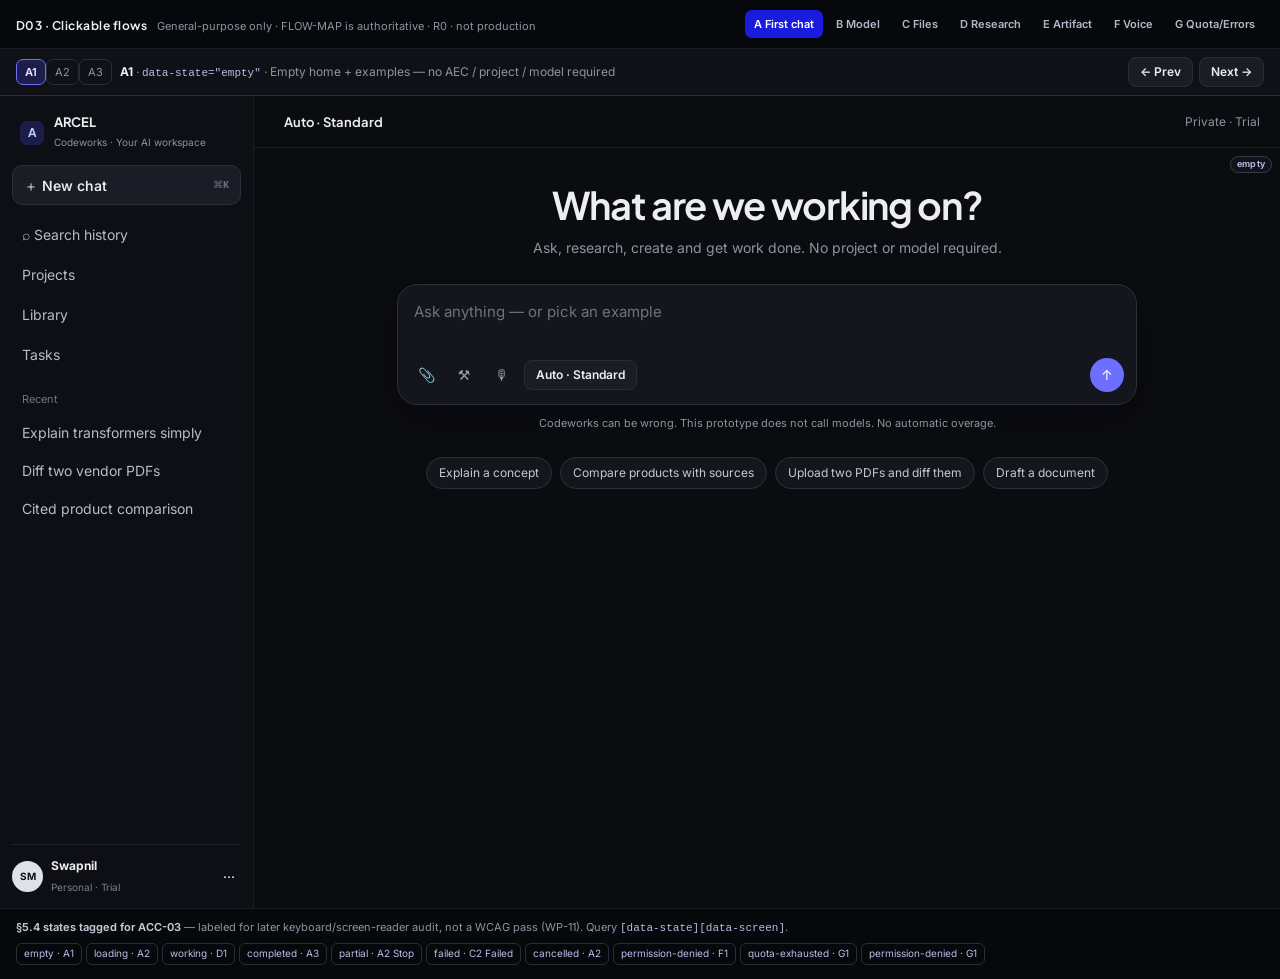
<file: docs/flows/prototype/index.html>
<!doctype html>
<html lang="en">
<head>
  <meta charset="UTF-8" />
  <meta name="viewport" content="width=device-width, initial-scale=1.0" />
  <meta name="color-scheme" content="dark" />
  <title>ARCEL Codeworks — D03 clickable flows</title>
  <link rel="preconnect" href="https://fonts.googleapis.com" />
  <link rel="preconnect" href="https://fonts.gstatic.com" crossorigin />
  <link href="https://fonts.googleapis.com/css2?family=Inter:wght@400;500;600&family=Plus+Jakarta+Sans:wght@560;650;700&display=swap" rel="stylesheet" />
  <style>
    :root {
      --bg: #0b0c10;
      --sidebar: #0e0f14;
      --surface: #15161d;
      --elev: #1b1c25;
      --line: #2a2c36;
      --ink: #eceef3;
      --muted: #8d93a3;
      --blue: #6d6fff;
      --blue-deep: #191bdf;
      --pale: #1c1d4a;
      --warn: #f0c36a;
      --warn-bg: #2a2110;
      --danger: #f0a0a0;
      --danger-bg: #2a1518;
      --ok: #8ee0b0;
      --ok-bg: #12301f;
      --radius: 14px;
    }
    * { box-sizing: border-box; }
    html, body { margin: 0; min-height: 100%; background: var(--bg); color: var(--ink); font: 14px/1.5 Inter, system-ui, sans-serif; }
    button, textarea, input { color: inherit; font: inherit; }
    button { border: 0; background: none; cursor: pointer; }
    button:focus-visible, textarea:focus-visible, input:focus-visible { outline: 2px solid rgba(109, 111, 255, .7); outline-offset: 2px; }
    [hidden] { display: none !important; }
    code { font-size: 11px; color: #b8bce8; }

    .proto {
      position: sticky; top: 0; z-index: 40;
      display: grid; grid-template-columns: 1fr auto; gap: 12px; align-items: center;
      padding: 10px 16px; background: #07080c; border-bottom: 1px solid #1c1d24;
    }
    .proto b { font: 650 12px "Plus Jakarta Sans", sans-serif; letter-spacing: .04em; }
    .proto span { color: var(--muted); font-size: 11px; margin-left: 10px; }
    .flows { display: flex; flex-wrap: wrap; gap: 4px; }
    .flows button { height: 28px; padding: 0 9px; border-radius: 7px; color: #b4b8c6; font-size: 11px; font-weight: 600; }
    .flows button:hover { background: #1c1d27; color: #fff; }
    .flows button.active { background: var(--blue-deep); color: #fff; }
    .screen-row {
      display: flex; flex-wrap: wrap; align-items: center; gap: 8px;
      padding: 8px 16px; background: #101117; border-bottom: 1px solid var(--line);
    }
    .chips button {
      height: 26px; padding: 0 8px; border: 1px solid var(--line); border-radius: 7px;
      font-size: 11px; color: var(--muted);
    }
    .chips button.active { border-color: var(--blue); background: var(--pale); color: #dfe0ff; font-weight: 650; }
    .screen-meta { flex: 1; color: var(--muted); font-size: 12px; }
    .screen-meta strong { color: var(--ink); }
    .ghost, .primary, .nav-btns button {
      height: 30px; padding: 0 11px; border-radius: 8px; font-size: 12px; font-weight: 600;
    }
    .ghost, .nav-btns button { border: 1px solid var(--line); background: var(--elev); color: var(--ink); }
    .ghost:hover, .nav-btns button:hover { border-color: #45475a; }
    .primary { background: var(--blue); color: #fff; }
    .primary:hover { background: #5a5cf0; }
    .nav-btns { display: flex; gap: 6px; }

    .app { min-height: calc(100vh - 88px); display: grid; grid-template-columns: 254px minmax(0, 1fr); }
    .sidebar {
      display: flex; flex-direction: column; padding: 16px 12px 12px;
      background: var(--sidebar); border-right: 1px solid #1c1d24;
    }
    .brand { display: flex; align-items: center; gap: 10px; padding: 2px 8px 14px; }
    .brand-mark {
      width: 24px; height: 24px; border-radius: 7px; background: var(--pale); color: #c9caff;
      display: grid; place-items: center; font: 700 12px "Plus Jakarta Sans", sans-serif;
    }
    .brand strong { display: block; font: 700 13px "Plus Jakarta Sans", sans-serif; letter-spacing: -.02em; }
    .brand small { color: var(--muted); font-size: 10px; }
    .new-chat {
      margin: 0 0 10px; height: 40px; border: 1px solid #2c2e3a; border-radius: 10px;
      background: var(--elev); display: flex; align-items: center; gap: 10px; padding: 0 11px;
      text-align: left; font-weight: 560;
    }
    .new-chat:hover { border-color: #45475a; }
    .new-chat kbd { margin-left: auto; color: #6d7280; font-size: 10px; }
    .nav { display: grid; gap: 2px; }
    .nav button, .recent button {
      width: 100%; height: 38px; border-radius: 9px; display: flex; align-items: center; gap: 10px;
      padding: 0 10px; color: #b7bcc8; text-align: left;
    }
    .nav button:hover, .nav button.active, .recent button:hover { background: #1a1b24; color: #fff; }
    .nav button.active { font-weight: 650; }
    .section { margin-top: 18px; }
    .section > p { margin: 0 0 6px; padding: 0 10px; color: #6f7482; font-size: 11px; }
    .account {
      margin-top: auto; padding-top: 12px; border-top: 1px solid #22232c;
      display: grid; grid-template-columns: 31px 1fr auto; gap: 8px; align-items: center;
    }
    .avatar { width: 31px; height: 31px; border-radius: 50%; display: grid; place-items: center; background: #dfe1ea; color: #111; font-size: 10px; font-weight: 700; }
    .account strong { display: block; font-size: 12px; }
    .account small { color: #7c8190; font-size: 10px; }
    .acct-pop {
      position: absolute; left: 0; bottom: 36px; width: 210px; padding: 6px;
      border: 1px solid var(--line); border-radius: 12px; background: var(--elev);
      box-shadow: 0 18px 40px rgba(0,0,0,.45); z-index: 20;
    }
    .acct-menu { position: relative; }
    .acct-pop button { width: 100%; height: 36px; border-radius: 8px; padding: 0 10px; text-align: left; }
    .acct-pop button:hover { background: #242533; }

    .workspace { min-width: 0; display: grid; grid-template-rows: auto 1fr auto; background: var(--bg); }
    .workspace.split { grid-template-columns: minmax(0, 1fr) minmax(280px, 40%); }
    .workspace.split .thread-wrap, .workspace.split .composer-dock { grid-column: 1; }
    .workspace.split .panel { grid-column: 2; grid-row: 1 / span 3; }
    .topbar {
      height: 52px; display: flex; align-items: center; justify-content: space-between;
      padding: 0 20px; border-bottom: 1px solid #1c1d24;
    }
    .intel { height: 34px; padding: 0 10px; border-radius: 8px; font: 650 13px "Plus Jakarta Sans", sans-serif; }
    .intel:hover { background: #1a1b24; }
    .stage { min-height: 0; overflow: auto; }
    #screenRoot { min-height: 100%; display: block; }

    .home { min-height: 100%; display: grid; place-items: center; padding: 36px 24px; }
    .welcome { width: min(740px, 100%); text-align: center; }
    .welcome h1 { margin: 0; font: 650 clamp(28px, 4vw, 38px)/1.12 "Plus Jakarta Sans", sans-serif; letter-spacing: -.035em; }
    .welcome > p { margin: 10px 0 26px; color: var(--muted); }
    .suggestions { margin-top: 16px; display: flex; justify-content: center; flex-wrap: wrap; gap: 8px; }
    .suggestions button {
      height: 32px; padding: 0 12px; border: 1px solid #2d2f3a; border-radius: 99px;
      color: #c5c8d4; background: var(--surface); font-size: 12px;
    }
    .suggestions button:hover { border-color: #4a4d5c; color: #fff; }

    .thread-wrap { padding: 24px 24px 12px; }
    .thread { width: min(760px, 100%); margin: 0 auto; display: grid; gap: 22px; }
    .msg-user { display: flex; justify-content: flex-end; }
    .msg-user > div { max-width: 78%; padding: 11px 15px; border-radius: 18px 18px 4px 18px; background: #232430; }
    .msg-ai { display: grid; grid-template-columns: 29px 1fr; gap: 12px; }
    .mark {
      width: 29px; height: 29px; border-radius: 8px; display: grid; place-items: center;
      background: var(--pale); color: #cfd0ff; font: 700 11px "Plus Jakarta Sans", sans-serif;
    }
    .actions { display: flex; flex-wrap: wrap; gap: 6px; margin-top: 12px; }
    .actions button { height: 28px; padding: 0 8px; border-radius: 7px; color: #a7adbb; font-size: 11px; }
    .actions button:hover { background: #22232d; color: #fff; }
    .sources { display: flex; gap: 7px; margin-top: 12px; flex-wrap: wrap; }
    .sources button {
      max-width: 230px; height: 34px; border: 1px solid var(--line); border-radius: 9px;
      display: flex; align-items: center; gap: 7px; padding: 0 9px; font-size: 11px; background: var(--elev);
    }
    .sources b { width: 17px; height: 17px; border-radius: 5px; display: grid; place-items: center; background: var(--pale); color: #cfd0ff; font-size: 9px; }
    .thinking { display: flex; gap: 5px; align-items: center; height: 28px; }
    .thinking i { width: 5px; height: 5px; border-radius: 50%; background: #8b90a0; animation: pulse 1.2s infinite; }
    .thinking i:nth-child(2) { animation-delay: .15s; }

    .composer-dock { padding: 8px 24px 18px; }
    .composer {
      width: min(760px, 100%); margin: 0 auto; border: 1px solid #2c2e3a; border-radius: 20px;
      padding: 12px; background: var(--surface); box-shadow: 0 12px 40px rgba(0,0,0,.28);
    }
    .composer textarea { width: 100%; min-height: 56px; resize: none; border: 0; outline: 0; background: transparent; padding: 4px; font-size: 15px; }
    .composer textarea::placeholder { color: #6d7280; }
    .composer-bar { display: flex; justify-content: space-between; align-items: center; gap: 10px; }
    .composer-bar > div { display: flex; align-items: center; gap: 6px; flex-wrap: wrap; }
    .icon-btn { width: 32px; height: 32px; border-radius: 9px; display: grid; place-items: center; color: #9aa0ae; }
    .icon-btn:hover, .icon-btn.on { background: #22232d; color: #fff; }
    .icon-btn.on { color: #cfd0ff; background: var(--pale); }
    .tool-chip { height: 26px; padding: 0 8px; border-radius: 99px; background: var(--pale); color: #d0d1ff; font-size: 11px; font-weight: 650; }
    .send { width: 34px; height: 34px; border-radius: 50%; display: grid; place-items: center; background: var(--blue); color: #fff; }
    .hint { margin: 6px 0 0; text-align: center; color: #6a6f7d; font-size: 11px; }

    .panel { border-left: 1px solid #1c1d24; background: #101117; display: flex; flex-direction: column; min-height: 100%; }
    .panel header { display: flex; justify-content: space-between; align-items: center; padding: 14px 16px; border-bottom: 1px solid #1c1d24; }
    .panel header strong { font: 650 13px "Plus Jakarta Sans", sans-serif; }
    .panel .content { padding: 16px; overflow: auto; }
    .doc { background: var(--surface); border: 1px solid var(--line); border-radius: 12px; padding: 16px; min-height: 220px; }
    .doc h3 { margin: 0 0 8px; font: 650 16px "Plus Jakarta Sans", sans-serif; }
    .doc p.sel { background: var(--pale); outline: 1px solid rgba(109,111,255,.35); border-radius: 6px; padding: 6px; cursor: pointer; }
    .versions { display: grid; gap: 6px; margin-top: 12px; }
    .versions button { text-align: left; padding: 8px 10px; border: 1px solid var(--line); border-radius: 8px; background: var(--elev); font-size: 12px; }
    .versions button.active { border-color: var(--blue); background: var(--pale); }

    .banner { width: min(760px, 100%); margin: 0 auto 12px; padding: 12px 14px; border-radius: 12px; }
    .banner.quota, .banner.warn { background: var(--warn-bg); color: var(--warn); }
    .banner.danger { background: var(--danger-bg); color: var(--danger); }
    .banner.ok { background: var(--ok-bg); color: var(--ok); }
    .banner.muted { background: #1a1b22; color: #c5c8d2; }
    .banner strong { display: block; margin-bottom: 4px; }

    .card-list { width: min(720px, 100%); margin: 24px auto; display: grid; gap: 10px; }
    .card { border: 1px solid var(--line); border-radius: 12px; padding: 14px; background: var(--surface); text-align: left; }
    .card h2 { margin: 0 0 6px; font: 650 16px "Plus Jakarta Sans", sans-serif; }
    .file { display: grid; grid-template-columns: 1fr auto; gap: 8px; align-items: center; padding: 10px 0; border-bottom: 1px solid #242530; }
    .file:last-child { border-bottom: 0; }
    .pill { padding: 2px 7px; border-radius: 99px; font-size: 10px; font-weight: 650; }
    .pill.ready { background: var(--ok-bg); color: var(--ok); }
    .pill.partial { background: var(--warn-bg); color: var(--warn); }
    .pill.failed { background: var(--danger-bg); color: var(--danger); }
    .pill.load { background: var(--pale); color: #cfd0ff; }
    .bar { height: 6px; border-radius: 99px; background: #2a2c36; overflow: hidden; margin-top: 6px; }
    .bar > span { display: block; height: 100%; background: var(--blue); }

    .picker {
      position: fixed; z-index: 30; width: min(440px, calc(100vw - 24px)); padding: 8px;
      border: 1px solid var(--line); border-radius: 14px; background: var(--elev);
      box-shadow: 0 20px 50px rgba(0,0,0,.5);
    }
    .picker p { margin: 6px 10px 8px; color: #8b90a0; font-size: 10px; text-transform: uppercase; letter-spacing: .06em; }
    .picker button.row {
      width: 100%; min-height: 52px; border-radius: 8px; padding: 8px 10px;
      display: grid; grid-template-columns: 1fr auto; gap: 8px; text-align: left;
    }
    .picker button.row:hover, .picker button.row.active { background: #242533; }
    .picker small { color: #8b90a0; font-size: 11px; }
    .effort { display: flex; gap: 4px; padding: 4px 10px 10px; }
    .effort button { height: 28px; padding: 0 10px; border-radius: 7px; background: #242533; font-size: 11px; }
    .effort button.active { background: var(--pale); color: #dfe0ff; font-weight: 650; }
    .backdrop { position: fixed; inset: 0; background: rgba(0,0,0,.55); z-index: 25; }
    .sheet {
      position: fixed; left: 50%; top: 10vh; transform: translateX(-50%); width: min(560px, calc(100% - 32px));
      z-index: 30; background: var(--elev); border: 1px solid var(--line); border-radius: 16px; padding: 18px;
      box-shadow: 0 24px 70px rgba(0,0,0,.55);
    }
    .sheet h2 { margin: 0 0 8px; font: 650 20px "Plus Jakarta Sans", sans-serif; }
    .dot { width: 8px; height: 8px; border-radius: 50%; background: #e11; box-shadow: 0 0 0 4px rgba(225,17,17,.18); }
    .rec { display: flex; align-items: center; gap: 10px; }
    .lib { width: min(880px, calc(100% - 40px)); margin: 28px auto 60px; }
    .lib h1 { margin: 0; font: 650 28px "Plus Jakarta Sans", sans-serif; }
    .lib > p { color: var(--muted); }
    .grid { display: grid; grid-template-columns: repeat(auto-fill, minmax(240px, 1fr)); gap: 10px; margin-top: 16px; }
    .diff { display: grid; grid-template-columns: 1fr 1fr; gap: 10px; margin-top: 12px; }
    .diff > div { border: 1px solid var(--line); border-radius: 10px; padding: 10px; background: var(--elev); font-size: 12px; }
    .diff b { color: #cfd0ff; }

    [data-state]:not(#screenRoot) { position: relative; }
    .state-tag, [data-state]:not(#screenRoot)::after {
      content: attr(data-state);
      display: inline-block; margin-left: 8px; padding: 1px 6px; border-radius: 99px;
      border: 1px solid #3a3c4a; background: #12131a; color: #b8bce8;
      font: 650 9px/1.4 Inter, sans-serif; letter-spacing: .02em; vertical-align: middle;
    }
    .file[data-state]::after, .banner[data-state]::after, .thread[data-state]::after, .home[data-state]::after, .card[data-state]::after {
      position: absolute; top: 8px; right: 8px; margin: 0;
    }
    .acc-legend {
      padding: 10px 16px 14px; background: #07080c; border-top: 1px solid #1c1d24;
      color: #8d93a3; font-size: 11px;
    }
    .acc-legend strong { color: #c5c8d4; font-weight: 650; }
    .acc-legend .jumps { display: flex; flex-wrap: wrap; gap: 4px; margin-top: 6px; }
    .acc-legend button {
      height: 22px; padding: 0 7px; border: 1px solid #2a2c36; border-radius: 6px;
      color: #b8bce8; font-size: 10px;
    }
    .acc-legend button:hover { border-color: #6d6fff; color: #fff; }

    @keyframes pulse { 0%, 60%, 100% { transform: translateY(0); opacity: .45; } 30% { transform: translateY(-4px); opacity: 1; } }
    @media (max-width: 860px) {
      .app { grid-template-columns: 1fr; }
      .sidebar { display: none; }
      .workspace.split { grid-template-columns: 1fr; }
      .workspace.split .panel { grid-column: 1; grid-row: auto; border-left: 0; border-top: 1px solid var(--line); min-height: 260px; }
      .diff { grid-template-columns: 1fr; }
    }
    @media (prefers-reduced-motion: reduce) {
      *, *::before, *::after { animation: none !important; transition: none !important; }
    }
  </style>
</head>
<body>
  <div class="proto">
    <div><b>D03 · Clickable flows</b><span>General-purpose only · FLOW-MAP is authoritative · R0 · not production</span></div>
    <nav class="flows" id="flow-tabs" aria-label="Flows"></nav>
  </div>
  <div class="screen-row">
    <div class="chips" id="screen-chips"></div>
    <div class="screen-meta" id="screen-meta"></div>
    <div class="nav-btns">
      <button type="button" id="prev">← Prev</button>
      <button type="button" id="next">Next →</button>
    </div>
  </div>

  <div class="app">
    <aside class="sidebar" aria-label="Navigation">
      <div class="brand">
        <span class="brand-mark">A</span>
        <div><strong>ARCEL</strong><small>Codeworks · Your AI workspace</small></div>
      </div>
      <button class="new-chat" data-go="A1">＋ New chat <kbd>⌘K</kbd></button>
      <nav class="nav">
        <button type="button" data-ia="search">⌕ Search history</button>
        <button type="button" data-ia="projects">Projects</button>
        <button type="button" data-ia="library">Library</button>
        <button type="button" data-ia="tasks">Tasks</button>
      </nav>
      <section class="section">
        <p>Recent</p>
        <div class="recent">
          <button type="button" data-go="A3">Explain transformers simply</button>
          <button type="button" data-go="C2">Diff two vendor PDFs</button>
          <button type="button" data-go="D2">Cited product comparison</button>
        </div>
      </section>
      <div class="account">
        <span class="avatar">SM</span>
        <div><strong>Swapnil</strong><small>Personal · Trial</small></div>
        <div class="acct-menu">
          <button type="button" id="acct-toggle" aria-expanded="false">···</button>
          <div class="acct-pop" id="acct-pop" hidden>
            <button type="button" data-ia="models">Models</button>
            <button type="button" data-ia="connections">Connections</button>
            <button type="button" data-ia="usage">Usage</button>
            <button type="button" data-ia="privacy">Privacy</button>
            <button type="button" data-ia="settings">Settings</button>
          </div>
        </div>
      </div>
    </aside>
    <div class="workspace" id="workspace"></div>
  </div>
  <div class="backdrop" id="backdrop" hidden></div>
  <div id="float"></div>
  <footer class="acc-legend" id="acc-legend">
    <strong>§5.4 states tagged for ACC-03</strong>
    — labeled for later keyboard/screen-reader audit, not a WCAG pass (WP-11). Query <code>[data-state][data-screen]</code>.
    <div class="jumps" role="navigation" aria-label="§5.4 state demos">
      <button type="button" data-demo="A1" data-demo-state="">empty · A1</button>
      <button type="button" data-demo="A2" data-demo-state="">loading · A2</button>
      <button type="button" data-demo="D1" data-demo-state="working">working · D1</button>
      <button type="button" data-demo="A3" data-demo-state="">completed · A3</button>
      <button type="button" data-demo="A2" data-demo-state="partial">partial · A2 Stop</button>
      <button type="button" data-demo="C2" data-demo-state="">failed · C2 Failed</button>
      <button type="button" data-demo="A2" data-demo-state="cancelled">cancelled · A2</button>
      <button type="button" data-demo="F1" data-demo-state="permission-denied">permission-denied · F1</button>
      <button type="button" data-demo="G1" data-demo-state="quota-exhausted">quota-exhausted · G1</button>
      <button type="button" data-demo="G1" data-demo-state="permission-denied">permission-denied · G1</button>
    </div>
  </footer>

  <script>
    const FLOWS = [
      { id: "A", name: "First chat", screens: ["A1", "A2", "A3"] },
      { id: "B", name: "Model", screens: ["B1", "B2"] },
      { id: "C", name: "Files", screens: ["C1", "C2"] },
      { id: "D", name: "Research", screens: ["D1", "D2"] },
      { id: "E", name: "Artifact", screens: ["E1"] },
      { id: "F", name: "Voice", screens: ["F1"] },
      { id: "G", name: "Quota/Errors", screens: ["G1"] }
    ];
    const ORDER = FLOWS.flatMap(f => f.screens);
    const META = {
      A1: "Empty home + examples — no AEC / project / model required",
      A2: "Streaming — Stop → partial · Cancel run → cancelled",
      A3: "Response actions — copy, save, artifact, retry, Details",
      B1: "Model modal — Auto + curated named models",
      B2: "Response details + effort Quick / Standard / Deep",
      C1: "Uploading — extraction in progress",
      C2: "Ready / Partial / Failed + PDF diff + spreadsheet download",
      D1: "Research plan + estimate confirm",
      D2: "Report + source panel",
      E1: "Select-revise + restore as new version",
      F1: "Mic transcript editable · permission denied",
      G1: "Usage + network / refusal / quota / rate / high-cost — no auto overage"
    };
    const MODELS = [
      { id: "auto", name: "Auto", pub: "ARCEL routing", meta: "Selects third-party models in policy. Not an ARCEL-trained foundation model.", cost: "—" },
      { id: "fast", name: "Atlas Fast", pub: "OpenAI", meta: "Everyday Q&A and short rewrites · text · low latency", cost: "$" },
      { id: "balanced", name: "Helix Balanced", pub: "Anthropic", meta: "Default writing, files, tools · text + image in", cost: "$$" },
      { id: "deep", name: "Keystone Reason", pub: "xAI", meta: "Hard analysis and planning · tools · slower", cost: "$$$" },
      { id: "code", name: "Rivets Code", pub: "Anthropic", meta: "Generation and repair · sandbox tools", cost: "$$" },
      { id: "long", name: "Wide Context", pub: "Google", meta: "Long docs and visual inputs", cost: "$$" },
      { id: "alt", name: "Second Opinion", pub: "OpenAI", meta: "Independent family for a second pass", cost: "$$" }
    ];
    const CANONICAL = ["empty","loading","working","completed","partial","failed","cancelled","permission-denied","quota-exhausted"];
    const state = {
      screen: "A1", prompt: "", effort: "Standard", model: "auto", locked: false,
      tools: [], menu: null, ia: null, recording: false, transcript: "",
      selectedPara: false, version: "v3", fileRetry: false, errorKind: "ready",
      priorState: "empty", a2Outcome: null, d1Phase: "plan", micDenied: false, highlightFailed: false
    };

    function computeStateFor(screen) {
      switch (screen) {
        case "A1": return "empty";
        case "A2":
          if (state.a2Outcome === "partial") return "partial";
          if (state.a2Outcome === "cancelled") return "cancelled";
          return "loading";
        case "A3": return "completed";
        case "B1": return CANONICAL.includes(state.priorState) ? state.priorState : "empty";
        case "B2": return "completed";
        case "C1": return "loading";
        case "C2": return state.highlightFailed ? "failed" : "working";
        case "D1":
          if (state.d1Phase === "cancelled") return "cancelled";
          if (state.d1Phase === "running") return "working";
          return "empty";
        case "D2": return "completed";
        case "E1": return "completed";
        case "F1":
          if (state.micDenied) return "permission-denied";
          if (state.recording) return "working";
          if (state.transcript) return "completed";
          return "empty";
        case "G1":
          if (state.errorKind === "quota") return "quota-exhausted";
          if (state.errorKind === "denied") return "permission-denied";
          if (["network","refusal","rate","highcost"].includes(state.errorKind)) return "failed";
          return "empty";
        default: return "empty";
      }
    }

    const $ = id => document.getElementById(id);
    const esc = s => String(s).replace(/[&<>"']/g, c => ({ "&":"&amp;","<":"&lt;",">":"&gt;",'"':"&quot;","'":"&#039;" }[c]));
    const flowOf = id => FLOWS.find(f => f.screens.includes(id));

    function go(id) {
      if (!ORDER.includes(id)) return;
      if (id === "B1" && state.screen !== "B1") state.priorState = computeStateFor(state.screen);
      if (id === "A2" && state.screen !== "A2") state.a2Outcome = null;
      if (id === "D1" && state.screen !== "D1") state.d1Phase = "plan";
      if (id === "C2" && state.screen !== "C2") state.highlightFailed = false;
      if (id === "F1" && state.screen !== "F1") { state.recording = false; state.micDenied = false; }
      else if (id !== "F1") state.recording = false;
      state.screen = id;
      state.menu = null;
      closeFloat();
      render();
    }
    function shift(d) { go(ORDER[Math.max(0, Math.min(ORDER.length - 1, ORDER.indexOf(state.screen) + d))]); }
    function applyDemo(screen, st) {
      if (!ORDER.includes(screen)) return;
      state.ia = null;
      state.a2Outcome = screen === "A2" && (st === "partial" || st === "cancelled") ? st : null;
      state.d1Phase = screen === "D1" && st === "working" ? "running" : screen === "D1" && st === "cancelled" ? "cancelled" : "plan";
      state.micDenied = screen === "F1" && st === "permission-denied";
      state.recording = screen === "F1" && st === "working";
      state.highlightFailed = screen === "C2" && st === "failed";
      state.errorKind = screen === "G1" && st === "quota-exhausted" ? "quota"
        : screen === "G1" && st === "permission-denied" ? "denied"
        : screen === "G1" && st === "failed" ? "network"
        : "ready";
      if (screen === "B1" && state.screen !== "B1") state.priorState = computeStateFor(state.screen);
      state.screen = screen;
      state.menu = null;
      closeFloat();
      render();
    }

    function composer({ streaming = false, placeholder = "Message Codeworks…" } = {}) {
      const intel = state.locked
        ? `${MODELS.find(m => m.id === state.model)?.name || "Named"} · ${state.effort}`
        : `Auto · ${state.effort}`;
      const chips = state.tools.map(t => `<button type="button" class="tool-chip" data-action="remove-tool" data-tool="${esc(t)}">${esc(t)} ×</button>`).join("");
      return `<section class="composer">
        <textarea id="prompt" placeholder="${esc(placeholder)}" aria-label="Message Codeworks">${esc(state.prompt)}</textarea>
        <div class="composer-bar">
          <div>
            <button type="button" class="icon-btn" data-action="attach" aria-label="Attach" title="Attach">📎</button>
            <button type="button" class="icon-btn ${state.menu === "tools" ? "on" : ""}" data-action="tools" aria-label="Tools">⚒</button>
            <button type="button" class="icon-btn ${state.recording ? "on" : ""}" data-action="mic" aria-label="Mic">🎙</button>
            ${chips}
            <button type="button" class="ghost" data-action="intel">${esc(intel)}</button>
          </div>
          <button type="button" class="send" data-action="${streaming ? "stop" : "send"}" aria-label="${streaming ? "Stop" : "Send"}">${streaming ? "■" : "↑"}</button>
        </div>
      </section>
      <p class="hint">Codeworks can be wrong. This prototype does not call models. No automatic overage.</p>`;
    }
    function ai(html) { return `<article class="msg-ai"><div class="mark">A</div><div>${html}</div></article>`; }
    function actionBar(extra = "") {
      return `<div class="actions">
        <button type="button" data-action="copy">Copy</button>
        <button type="button" data-action="save">Save to project</button>
        <button type="button" data-go="E1">Open artifact</button>
        <button type="button" data-go="B1">Retry with another model</button>
        <button type="button" data-go="B2">Details</button>
        <button type="button">Feedback</button>${extra}
      </div>`;
    }

    function shell(main, { split = false, panel = "", streaming = false, dock = true } = {}) {
      const ws = $("workspace");
      ws.className = "workspace" + (split ? " split" : "");
      ws.innerHTML = `
        <header class="topbar">
          <button type="button" class="intel" data-action="intel">${state.locked ? esc(MODELS.find(m => m.id === state.model).name) : "Auto"} · ${esc(state.effort)}</button>
          <span style="color:var(--muted);font-size:12px">Private · Trial</span>
        </header>
        <div class="stage"><div id="screenRoot" data-screen="${state.screen}" data-state="${computeStateFor(state.screen)}">${main}</div></div>
        ${dock ? `<div class="composer-dock">${composer({ streaming })}</div>` : ""}
        ${panel}`;
    }

    function iaView() {
      const titles = {
        projects: ["Projects", "Optional. New project is empty — no sample client data."],
        library: ["Library", "Original uploads stay distinct from generated artifacts."],
        tasks: ["Tasks", "Pause a recurring briefing without deleting its history."]
      };
      if (!titles[state.ia]) return false;
      const [h, p] = titles[state.ia];
      const cards = state.ia === "projects"
        ? `<button class="card" type="button" data-go="A1"><h2>Untitled project</h2><small>0 chats · create is optional</small></button>
           <button class="card" type="button" data-go="C2"><h2>Vendor comparison</h2><small>2 files · move confirmation shown</small></button>`
        : state.ia === "library"
          ? `<button class="card" type="button" data-go="C1"><h2>acme-security.pdf</h2><small>Original · uploading</small></button>
             <button class="card" type="button" data-go="E1"><h2>Comparison draft.md</h2><small>Generated · v3</small></button>`
          : `<button class="card" type="button" data-go="D2"><h2>Monday briefing</h2><small>Weekly · Pause keeps history</small></button>
             <button class="card" type="button"><h2>Paused: launch digest</h2><small>No future runs</small></button>`;
      shell(`<div class="lib"><h1>${h}</h1><p>${p}</p><div class="grid">${cards}</div></div>`, { dock: false });
      return true;
    }

    function screenA1() {
      shell(`<main class="home" data-state="empty"><div class="welcome">
        <h1>What are we working on?</h1>
        <p>Ask, research, create and get work done. No project or model required.</p>
        ${composer({ placeholder: "Ask anything — or pick an example" })}
        <div class="suggestions">
          <button type="button" data-suggest="Explain transformers like I am new to machine learning, then keep this thread so I can switch tone.">Explain a concept</button>
          <button type="button" data-go="D1">Compare products with sources</button>
          <button type="button" data-go="C1">Upload two PDFs and diff them</button>
          <button type="button" data-suggest="Draft a one-page brief I can edit in the artifact panel.">Draft a document</button>
        </div>
      </div></main>`, { dock: false });
    }
    function screenA2() {
      const stopped = state.a2Outcome === "partial";
      const cancelled = state.a2Outcome === "cancelled";
      const body = cancelled
        ? `<div class="banner muted" data-state="cancelled"><strong>Cancelled</strong>Run stopped before a complete answer. Unused reservation released.</div>`
        : stopped
          ? `<div class="banner muted" data-state="partial"><strong>Partial</strong>You pressed Stop. A retry is a new attempt — nothing is spliced.</div>
             <p>A transformer is a pattern for turning a sequence into another sequence. It does not…</p>`
          : `<p>A transformer is a pattern for turning a sequence (words, tokens) into another sequence. Attention looks at the whole context at once.</p>
             <div class="thinking" aria-label="Working"><i></i><i></i><i></i></div>
             <p style="color:var(--muted);font-size:12px">Loading · Auto chose Helix Balanced · no private chain-of-thought</p>
             <div class="actions"><button type="button" data-action="cancel-run">Cancel run</button></div>`;
      const threadState = cancelled ? "cancelled" : stopped ? "partial" : "loading";
      shell(`<div class="thread-wrap"><div class="thread" id="messages" data-state="${threadState}">
        <article class="msg-user"><div>${esc(state.prompt || "Explain transformers like I am new to machine learning.")}</div></article>
        ${ai(body)}
      </div></div>`, { streaming: !stopped && !cancelled });
    }
    function screenA3() {
      shell(`<div class="thread-wrap"><div class="thread" id="messages" data-state="completed">
        <article class="msg-user"><div>${esc(state.prompt || "Explain transformers like I am new to machine learning.")}</div></article>
        ${ai(`<p>A transformer turns a sequence into another sequence. Attention lets each token see the rest of the context, which is why long instructions and files stay usable in one conversation.</p>
          <p>Say if you want a more formal tone — same thread, no new chat.</p>${actionBar()}`)}
      </div></div>`);
    }
    function screenB1() {
      state.menu = "models";
      shell(`<div class="thread-wrap"><div class="thread">
        ${ai(`<p>Choose <strong>Auto</strong> or lock a curated named model. Task tools stay in the composer. Effort stays on <strong>B2</strong>.</p>`)}
      </div></div>`);
    }
    function screenB2() {
      const m = MODELS.find(x => x.id === (state.locked ? state.model : "balanced"));
      shell(`<div class="thread-wrap">
        <div class="card-list">
          <div class="card">
            <h2>Response details</h2>
            <p>Model: <strong>${esc(state.locked ? m.name : "Helix Balanced (Auto)")}</strong><br>
            Publisher: ${esc(state.locked ? m.pub : "Anthropic")} · Effort: ${esc(state.effort)} → mapped tokens<br>
            Tools: ${state.tools.join(", ") || "none"} · Duration 3.1s · 1.2k in / 420 out</p>
            <p style="color:var(--muted);font-size:13px">A locked named model is used or explained — never a silent publisher switch.</p>
            <p class="k" style="color:var(--muted);font-size:11px;text-transform:uppercase;letter-spacing:.06em">Effort</p>
            <div class="effort">
              ${["Quick","Standard","Deep"].map(e => `<button type="button" class="${state.effort === e ? "active" : ""}" data-effort="${e}">${e}</button>`).join("")}
            </div>
            <div class="actions">
              <button type="button" class="primary" data-go="B1">Choose model</button>
              <button type="button" data-action="use-auto">Use Auto</button>
            </div>
          </div>
        </div>
      </div>`);
    }
    function screenC1() {
      shell(`<div class="thread-wrap"><div class="card-list"><div class="card" data-state="loading">
        <h2>Uploading · 2 files</h2>
        <p style="color:var(--muted)">Extraction must finish before the model can use a file. Limits shown are test targets.</p>
        <div class="file" data-state="loading"><div><strong>acme-security.pdf</strong><br><small>1.8 MiB · PDF · indexing pages…</small><div class="bar"><span style="width:72%"></span></div></div><span class="pill load">Uploading</span></div>
        <div class="file" data-state="loading"><div><strong>q2-usage.xlsx</strong><br><small>640 KiB · XLSX · scanning sheets…</small><div class="bar"><span style="width:38%"></span></div></div><span class="pill load">Uploading</span></div>
        <div class="actions"><button type="button" class="primary" data-go="C2">Extraction finished</button></div>
      </div></div></div>`);
    }
    function screenC2() {
      const panel = `<aside class="panel" aria-label="Source panel">
        <header><strong>PDF diff · p.12 vs p.7</strong><button type="button" class="ghost" data-go="C1">Return</button></header>
        <div class="content"><div class="doc">
          <h3>Retention</h3>
          <p>Acme p.12: 30-day active default. Helix p.7: points to a URL, no in-PDF list.</p>
          <p style="color:var(--muted);font-size:12px">Original revisions · locators preserved</p>
        </div></div>
      </aside>`;
      shell(`<div class="thread-wrap"><div class="thread" id="messages" data-state="${state.highlightFailed ? "failed" : "working"}">
        <article class="msg-user"><div>Diff these two PDFs on retention and give me a workbook of the totals.</div></article>
        ${ai(`<p>Page-level diff below. Helix pages 4–5 were unreadable — disclosed, not invented.</p>
          <div class="file" data-state="ready"><div><strong>acme-security.pdf</strong><br><small>Ready · cited p.12</small></div><span class="pill ready">Ready</span></div>
          <div class="file" data-state="partial"><div><strong>notes-scan.pdf</strong><br><small>Partial · OCR warning</small></div><span class="pill partial">Partial</span></div>
          <div class="file" data-state="failed" data-action="highlight-failed" role="button" tabindex="0"><div><strong>helix-dpa.pdf</strong><br><small>Failed pages 4–5 · click to highlight</small></div><span class="pill failed">Failed</span></div>
          <div class="diff">
            <div><b>acme-security.pdf p.12</b><p>30-day active retention. Subprocessors listed.</p></div>
            <div><b>helix-dpa.pdf p.7</b><p>Retention via URL. No in-document subprocessor table.</p></div>
          </div>
          ${actionBar(`<button type="button" class="primary">Download comparison.xlsx</button>`)}`)}
      </div></div>`, { split: true, panel });
    }
    function screenD1() {
      const running = state.d1Phase === "running";
      const cancelled = state.d1Phase === "cancelled";
      const inner = cancelled
        ? `<div class="banner muted" data-state="cancelled"><strong>Cancelled</strong>Research did not complete. Unused reservation released.</div>
           <div class="actions"><button type="button" class="primary" data-action="reset-research">Restart plan</button></div>`
        : running
          ? `<div data-state="working"><p>Running asynchronously — you can close this tab.</p><div class="bar"><span style="width:62%"></span></div>
             <p style="color:var(--muted);font-size:12px">Working · 5/12 reads · heartbeat 4s ago</p>
             <div class="actions"><button type="button" class="primary" data-go="D2">Open report</button>
             <button type="button" data-action="cancel-research">Cancel</button></div></div>`
          : `<p>Scope: <strong>Web</strong> (files off · connectors off).</p>
             <ol><li>Collect current public pricing and capability pages.</li><li>Reconcile contradictions; prefer primary sources.</li><li>Write a cited comparison with limitations.</li></ol>
             <div class="banner warn" data-state="empty"><strong>Estimate — confirm</strong>About 6 minutes · ~12 search reads · above Quick, inside Standard Deep allowance. High-cost work waits for confirm.</div>
             <div class="actions"><button type="button" class="primary" data-action="start-research">Confirm and start</button>
             <button type="button" data-action="cancel-research">Cancel</button></div>`;
      const d1State = cancelled ? "cancelled" : running ? "working" : "empty";
      shell(`<div class="thread-wrap"><div class="card-list"><div class="card" data-state="${d1State}">
        <h2>${cancelled ? "Research cancelled" : running ? "Research running" : "Deep research plan"}</h2>${inner}
      </div></div></div>`);
    }
    function screenD2() {
      const panel = `<aside class="panel"><header><strong>Sources · 8 retrieved</strong><button type="button" class="ghost" data-go="A3">Return to chat</button></header>
        <div class="content"><div class="versions">
          <button type="button">1 · vendor.com/pricing · today</button>
          <button type="button">2 · docs.vendor.com/models · 2 Sep 2026</button>
          <button type="button">3 · support.vendor.com/research</button>
        </div></div></aside>`;
      shell(`<div class="thread-wrap"><div class="thread" id="messages" data-state="completed">
        <article class="msg-user"><div>Compare three general-purpose AI clients on search, files and artifacts.</div></article>
        ${ai(`<div class="doc"><h3>Comparison report</h3>
          <p><strong>Methodology.</strong> Web-only retrieval. Primary vendor docs preferred.</p>
          <p><strong>Limitations.</strong> Plan entitlements change; prices need a dated page.</p>
          <p><strong>Unresolved.</strong> Whether each consumer search API matches the product UI.</p></div>
          <div class="actions"><button type="button" data-action="cancel-research">Cancel job</button>
          <button type="button" class="primary" data-go="E1">Save report as artifact</button>
          <button type="button" data-go="B2">Details</button></div>`)}
      </div></div>`, { split: true, panel });
    }
    function screenE1() {
      const v = state.version;
      const panel = `<aside class="panel"><header><strong>Brief.md · ${v} · autosaved</strong>
        <button type="button" class="ghost" data-go="A3">Return to chat</button></header>
        <div class="content"><div class="doc">
          <h3>One-page brief</h3>
          <p class="sel" data-action="select-para">Codeworks is a general-purpose AI workspace for ask, research, create and finish work — with portable context and visible spend.</p>
          <p>Projects are optional. AEC is an installable pack later, not this home screen.</p>
        </div>
        ${state.selectedPara ? `<div class="actions"><button type="button" class="primary" data-action="revise">Revise selection</button></div>` : `<p style="color:var(--muted);font-size:12px">Select the highlighted paragraph to revise only that scope.</p>`}
        <p style="margin:14px 0 6px;color:var(--muted);font-size:11px">VERSION HISTORY</p>
        <div class="versions">
          <button type="button" class="${v === "v3" ? "active" : ""}" data-ver="v3">v3 · current</button>
          <button type="button" class="${v === "v2" ? "active" : ""}" data-ver="v2">v2 · formal tone</button>
          <button type="button" data-action="restore">Restore v2 as new version</button>
        </div></div></aside>`;
      shell(`<div class="thread-wrap"><div class="thread" id="messages" data-state="completed">
        <article class="msg-user"><div>Draft a one-page brief I can edit.</div></article>
        ${ai(`<p>Select-revise keeps history. Restore writes a <strong>new</strong> version; it does not destroy ${v}.</p>${actionBar()}`)}
      </div></div>`, { split: true, panel });
    }
    function screenF1() {
      const denied = state.micDenied;
      const rec = state.recording && !denied;
      const fState = denied ? "permission-denied" : rec ? "working" : state.transcript ? "completed" : "empty";
      shell(`<div class="thread-wrap"><div class="thread" id="messages" data-state="${fState}">
        ${denied ? `<div class="banner muted" data-state="permission-denied"><strong>Permission denied</strong>Microphone access was blocked. Dictation did not start.</div>
          <div class="actions"><button type="button" data-action="mic-reset">Try mic again</button></div>` : ""}
        ${rec ? `<div class="banner danger rec" data-state="working"><span class="dot"></span><div><strong>Recording</strong>Visible indicator. Cancel discards capture. Transcript is editable in the composer before send.</div></div>
          <div class="actions"><button type="button" data-action="cancel-voice">Cancel capture</button>
          <button type="button" data-action="insert-voice">Insert transcript</button></div>` : ""}
        ${!denied && state.transcript ? `<article class="msg-user"><div>${esc(state.transcript)}</div></article>
          ${ai(`<p>Same conversation. Microphone released when you continue in text.</p>${actionBar()}`)}` : ""}
        ${!denied && !state.transcript ? ai(`<p>Use <strong>Mic</strong>. Edit the transcript in the composer, then Send. Denied permission is explicit.</p>
          <div class="actions"><button type="button" data-action="mic-denied">Simulate permission denied</button></div>`) : ""}
      </div></div>`);
    }
    function screenG1() {
      const kinds = [
        ["ready","Default / usage"],["network","Network"],["refusal","Refusal"],
        ["quota","Quota"],["rate","Rate limited"],["highcost","High-cost"],["denied","Permission"]
      ];
      const bodies = {
        ready: `<div class="banner ok" data-state="empty"><strong>Usage remaining: 82% · renews 1 Oct 2026</strong>Trial · no unlimited copy. A long or multi-model task costs more than a short answer. Screen root <code>empty</code>.</div>`,
        network: `<div class="banner muted" data-state="failed"><strong>Network error</strong>Request id req_8f21. Nothing stored as an assistant message. Safe to retry.</div>`,
        refusal: `<div class="banner danger" data-state="failed"><strong>Refusal</strong>The model declined this request. A refusal is not a trigger to try another model to evade policy.</div>`,
        quota: `<div class="banner quota" data-state="quota-exhausted"><strong>Quota exhausted · remaining 0</strong>Deep research and named premium models are paused. Existing work stays viewable. There is <strong>no automatic overage</strong>.</div>
          <div class="actions"><button type="button" class="primary" data-action="cheaper">Use cheaper route · Auto · Quick</button>
          <button type="button" data-ia="usage">View usage</button>
          <button type="button" class="ghost" title="Requires separate opt-in and cap">Explicit top-up…</button></div>`,
        rate: `<div class="banner warn" data-state="failed"><strong>Rate limited</strong>Too many concurrent runs. Wait or cancel an in-flight job. This is not quota exhaustion.</div>`,
        highcost: `<div class="banner warn" data-state="failed"><strong>High-cost confirmation</strong>Deep research + image generation is outside your pre-approved allowance. Confirm to reserve budget, or pick a cheaper route. No silent spend.</div>
          <div class="actions"><button type="button" class="primary">Confirm estimate</button><button type="button" data-action="cheaper">Cheaper route</button></div>`,
        denied: `<div class="banner muted" data-state="permission-denied"><strong>Permission denied</strong>Drive search is not connected. General file upload still works.</div>`
      };
      shell(`<div class="thread-wrap"><div class="card-list"><div class="card">
        <h2>Usage and distinct errors</h2>
        <p style="color:var(--muted)">CHAT-07 / §8.2 — never generic success, never silent overage, never stored as ordinary assistant context.</p>
        <div class="actions">${kinds.map(([id,l]) => `<button type="button" class="${state.errorKind===id?"primary":"ghost"}" data-error="${id}">${l}</button>`).join("")}</div>
        <div style="margin-top:14px">${bodies[state.errorKind]}</div>
      </div></div></div>`);
    }

    const SCREENS = { A1:screenA1,A2:screenA2,A3:screenA3,B1:screenB1,B2:screenB2,C1:screenC1,C2:screenC2,D1:screenD1,D2:screenD2,E1:screenE1,F1:screenF1,G1:screenG1 };

    function closeFloat() {
      $("backdrop").hidden = true;
      $("float").innerHTML = "";
      $("acct-pop").hidden = true;
      $("acct-toggle").setAttribute("aria-expanded", "false");
    }
    function placePicker(html, anchor) {
      $("backdrop").hidden = false;
      $("float").innerHTML = html;
      const box = $("float").firstElementChild;
      if (!box || !anchor) return;
      const r = anchor.getBoundingClientRect();
      box.classList.add("picker");
      box.style.top = `${Math.min(r.bottom + 8, innerHeight - 24)}px`;
      box.style.left = `${Math.max(12, Math.min(r.left, innerWidth - 460))}px`;
    }
    function openTools(a) {
      const items = ["Search web","Deep research","Analyze data","Create image","Create document","Code","Tasks"];
      placePicker(`<div><p>Tools · task layer</p>${items.map(t => `<button type="button" class="row" data-tool-add="${t}"><span><strong>${t}</strong><br><small>Removable chip when selected</small></span></button>`).join("")}</div>`, a);
    }
    function openIntel(a) {
      placePicker(`<div>
        <p>Intelligence</p>
        <button type="button" class="row" data-action="use-auto"><span><strong>Auto</strong><br><small>Selects third-party models. Not ARCEL-trained.</small></span></button>
        <button type="button" class="row" data-go="B1"><span><strong>Choose model</strong><br><small>Open the curated modal</small></span></button>
        <p>Effort</p>
        <div class="effort">${["Quick","Standard","Deep"].map(e => `<button type="button" class="${state.effort===e?"active":""}" data-effort="${e}">${e}</button>`).join("")}</div>
      </div>`, a);
    }
    function openModels(a) {
      placePicker(`<div>
        <p>Model modal · Auto + curated named · no raw IDs</p>
        ${MODELS.map(m => `<button type="button" class="row ${state.model===m.id?"active":""}" data-${m.id==="auto"?"action":"lock"}="${m.id==="auto"?"use-auto":m.id}">
          <span><strong>${esc(m.name)}</strong><br><small>${esc(m.pub)} · ${esc(m.meta)}</small></span><span>${esc(m.cost)}</span>
        </button>`).join("")}
      </div>`, a || document.querySelector("[data-action='intel']"));
    }
    function openSheet(kind) {
      const copy = {
        search: ["Search history", `<label style="display:flex;gap:8px;border:1px solid var(--line);border-radius:10px;padding:8px 10px;margin:8px 0"><span>⌕</span><input placeholder="Search authorized history" style="border:0;outline:0;width:100%;background:transparent"></label>
          <button type="button" data-go="A3" style="width:100%;text-align:left;padding:10px 0">Explain transformers simply</button>`],
        models: ["Models", `<p>Account catalog. Composer picker is the everyday control. Auto is routing — not a proprietary foundation model.</p><button type="button" class="primary" data-go="B1">Open model modal</button>`],
        connections: ["Connections", `<p>None required to start. Revoke immediately blocks new retrieval.</p>`],
        usage: ["Usage", `<p>Trial · 82% remaining · renews 1 Oct 2026. No unlimited copy. Default: no automatic overage.</p><button type="button" class="primary" data-go="G1">Open quota / errors</button>`],
        privacy: ["Privacy", `<p>Private by default. Temporary chat excludes persistent memory with a stated retention window — not a false zero-retention promise.</p>`],
        settings: ["Settings", `<p>Instructions, tone, language, timezone, theme, Enter-to-send. User instructions cannot override platform security.</p>`]
      };
      const [title, body] = copy[kind];
      $("backdrop").hidden = false;
      $("float").innerHTML = `<div class="sheet"><h2>${title}</h2>${body}<div class="actions"><button type="button" class="ghost" data-action="close">Close</button></div></div>`;
    }
    function persistPrompt() { const t = document.getElementById("prompt"); if (t) state.prompt = t.value; }

    function renderChrome() {
      $("flow-tabs").innerHTML = FLOWS.map(f => `<button type="button" class="${flowOf(state.screen).id===f.id?"active":""}" data-flow="${f.id}">${f.id} ${f.name}</button>`).join("");
      const flow = flowOf(state.screen);
      $("screen-chips").innerHTML = flow.screens.map(id => `<button type="button" class="${state.screen===id?"active":""}" data-go="${id}">${id}</button>`).join("");
      $("screen-meta").innerHTML = `<strong>${state.screen}</strong> · <code>data-state="${computeStateFor(state.screen)}"</code> · ${META[state.screen]}`;
      $("prev").disabled = state.screen === ORDER[0];
      $("next").disabled = state.screen === ORDER[ORDER.length - 1];
      document.querySelectorAll(".nav [data-ia]").forEach(btn => btn.classList.toggle("active", state.ia === btn.dataset.ia));
    }
    function maybeMenus() {
      if (state.screen === "B1" && state.menu === "models") openModels(document.querySelector("[data-action='intel']"));
    }
    function bind() {
      document.querySelectorAll("[data-go]").forEach(el => el.addEventListener("click", () => { persistPrompt(); state.ia = null; go(el.dataset.go); }));
      document.querySelectorAll("[data-suggest]").forEach(el => el.addEventListener("click", () => { state.prompt = el.dataset.suggest; state.ia = null; go("A2"); }));
      document.querySelectorAll("[data-effort]").forEach(el => el.addEventListener("click", () => { state.effort = el.dataset.effort; render(); }));
      document.querySelectorAll("[data-lock]").forEach(el => el.addEventListener("click", () => { state.model = el.dataset.lock; state.locked = true; state.menu = null; go("B2"); }));
      document.querySelectorAll("[data-tool-add]").forEach(el => el.addEventListener("click", () => {
        const t = el.dataset.toolAdd;
        if (!state.tools.includes(t)) state.tools.push(t);
        state.menu = null;
        if (t === "Deep research") go("D1");
        else if (t === "Analyze data") go("C1");
        else render();
      }));
      document.querySelectorAll("[data-error]").forEach(el => el.addEventListener("click", () => { state.errorKind = el.dataset.error; render(); }));
      document.querySelectorAll("[data-ver]").forEach(el => el.addEventListener("click", () => { state.version = el.dataset.ver; render(); }));
    }
    function render() {
      renderChrome();
      if (state.ia && iaView()) { bind(); maybeMenus(); return; }
      SCREENS[state.screen]();
      bind();
      maybeMenus();
    }

    $("flow-tabs").addEventListener("click", e => {
      const b = e.target.closest("[data-flow]"); if (!b) return;
      persistPrompt(); state.ia = null; go(FLOWS.find(f => f.id === b.dataset.flow).screens[0]);
    });
    $("acc-legend").addEventListener("click", e => {
      const b = e.target.closest("[data-demo]"); if (!b) return;
      persistPrompt();
      applyDemo(b.dataset.demo, b.dataset.demoState || "");
    });
    $("prev").addEventListener("click", () => { persistPrompt(); state.ia = null; shift(-1); });
    $("next").addEventListener("click", () => { persistPrompt(); state.ia = null; shift(1); });
    $("acct-toggle").addEventListener("click", e => {
      e.stopPropagation();
      const open = $("acct-pop").hidden;
      $("acct-pop").hidden = !open;
      $("acct-toggle").setAttribute("aria-expanded", String(open));
    });
    document.querySelector(".sidebar").addEventListener("click", e => {
      const ia = e.target.closest("[data-ia]"); if (!ia) return;
      const kind = ia.dataset.ia;
      if (["projects","library","tasks"].includes(kind)) {
        state.ia = state.ia === kind ? null : kind; closeFloat(); render(); return;
      }
      $("acct-pop").hidden = true; openSheet(kind);
    });
    $("backdrop").addEventListener("click", () => { state.menu = null; closeFloat(); });

    document.body.addEventListener("click", e => {
      const t = e.target.closest("[data-action]"); if (!t) return;
      const action = t.dataset.action;
      persistPrompt();
      if (action === "close") { state.menu = null; closeFloat(); return; }
      if (action === "send") {
        state.ia = null;
        if (state.screen === "A1" || state.screen === "B1") go("A2");
        else if (state.screen === "C1") go("C2");
        else if (state.screen === "F1" && (state.transcript || state.prompt)) { state.transcript = state.prompt || state.transcript; render(); }
        else go("A3");
        return;
      }
      if (action === "stop") { state.a2Outcome = "partial"; render(); return; }
      if (action === "cancel-run") { state.a2Outcome = "cancelled"; render(); return; }
      if (action === "start-research") { state.d1Phase = "running"; state.ia = null; state.screen = "D1"; closeFloat(); render(); return; }
      if (action === "reset-research") { state.d1Phase = "plan"; state.screen = "D1"; render(); return; }
      if (action === "cancel-research") { state.d1Phase = "cancelled"; state.screen = "D1"; closeFloat(); render(); return; }
      if (action === "highlight-failed") { state.highlightFailed = !state.highlightFailed; render(); return; }
      if (action === "mic-denied") { state.micDenied = true; state.recording = false; render(); return; }
      if (action === "mic-reset") { state.micDenied = false; state.recording = false; render(); return; }
      if (action === "cancel-voice") { state.recording = false; state.transcript = ""; render(); return; }
      if (action === "insert-voice") { state.recording = false; state.transcript = state.prompt || "Keep going in text from what I said about attention."; state.prompt = state.transcript; render(); return; }
      if (action === "attach") { state.ia = null; go("C1"); return; }
      if (action === "tools") { state.menu = "tools"; openTools(t); return; }
      if (action === "intel") { state.menu = "intel"; if (state.screen === "B1") openModels(t); else openIntel(t); return; }
      if (action === "mic") {
        state.ia = null; go("F1");
        state.recording = !state.recording;
        if (!state.recording && !state.transcript) state.prompt = "Can you keep going in text from what I just said about transformer attention?";
        if (state.recording) state.prompt = "";
        render(); return;
      }
      if (action === "remove-tool") { state.tools = state.tools.filter(x => x !== t.dataset.tool); render(); return; }
      if (action === "use-auto") { state.locked = false; state.model = "auto"; state.menu = null; closeFloat(); go("B2"); return; }
      if (action === "copy" || action === "save") { t.textContent = action === "copy" ? "Copied" : "Saved to project"; return; }
      if (action === "select-para") { state.selectedPara = true; render(); return; }
      if (action === "revise") { state.version = "v4"; state.selectedPara = false; render(); return; }
      if (action === "restore") { state.version = "v4"; render(); return; }
      if (action === "cheaper") { state.effort = "Quick"; state.locked = false; state.model = "auto"; go("A1"); return; }
    });

    const boot = new URLSearchParams(location.search);
    const screen = boot.get("screen") || location.hash.replace(/^#/, "");
    const st = boot.get("state");
    if (ORDER.includes(screen)) state.screen = screen;
    if (screen === "A2" && st === "partial") state.a2Outcome = "partial";
    if (screen === "A2" && st === "cancelled") state.a2Outcome = "cancelled";
    if (screen === "D1" && st === "working") state.d1Phase = "running";
    if (screen === "D1" && st === "cancelled") state.d1Phase = "cancelled";
    if (screen === "F1" && st === "working") state.recording = true;
    if (screen === "F1" && st === "permission-denied") state.micDenied = true;
    if (screen === "G1" && st === "quota-exhausted") state.errorKind = "quota";
    if (screen === "G1" && st === "failed") state.errorKind = "network";
    if (screen === "G1" && st === "permission-denied") state.errorKind = "denied";
    render();
  </script>
</body>
</html>
</file>
